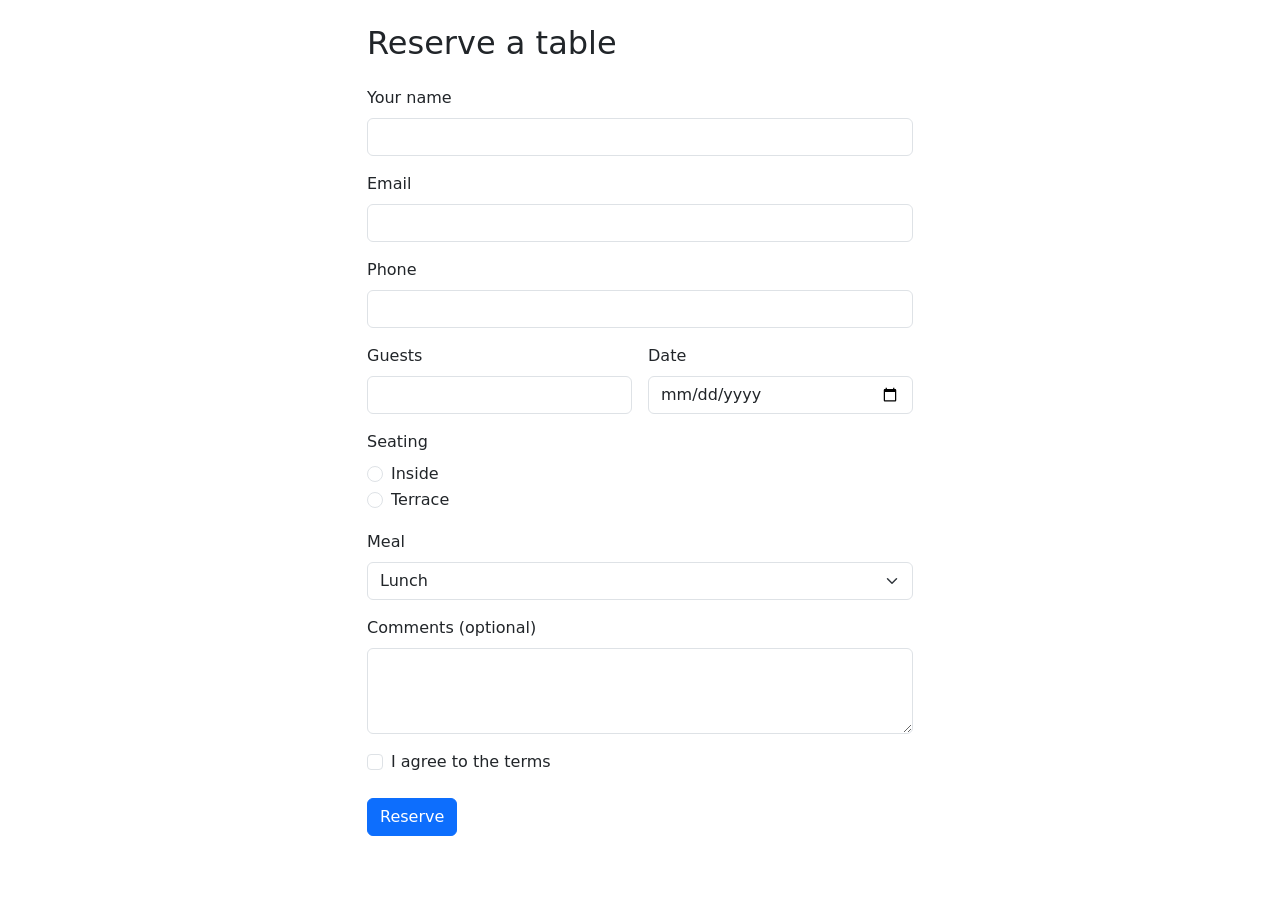
<file: task3/index.html>
<!DOCTYPE html>
<html lang="en">
<head>
  <meta charset="utf-8">
  <meta name="viewport" content="width=device-width, initial-scale=1">
  <title>Reserve a table</title>
  <link href="https://cdn.jsdelivr.net/npm/bootstrap@5.3.3/dist/css/bootstrap.min.css" rel="stylesheet">
</head>
<body>
  <main class="container py-4">
    <div class="row justify-content-center">
      <div class="col-12 col-md-8 col-lg-6">
        <h1 class="h2 mb-4">Reserve a table</h1>

        <form action="#" method="post">
          <div class="mb-3">
            <label for="fullName" class="form-label">Your name</label>
            <input type="text" class="form-control" id="fullName" name="name"
                   autocomplete="name" required>
          </div>

          <div class="mb-3">
            <label for="email" class="form-label">Email</label>
            <input type="email" class="form-control" id="email" name="email"
                   autocomplete="email" required>
          </div>

          <div class="mb-3">
            <label for="phone" class="form-label">Phone</label>
            <input type="tel" class="form-control" id="phone" name="phone"
                   autocomplete="tel" required>
          </div>

          <div class="row g-3 mb-3">
            <div class="col-12 col-sm-6">
              <label for="guests" class="form-label">Guests</label>
              <input type="number" class="form-control" id="guests" name="guests"
                     min="1" max="20" step="1" required>
            </div>
            <div class="col-12 col-sm-6">
              <label for="date" class="form-label">Date</label>
              <input type="date" class="form-control" id="date" name="date" required>
            </div>
          </div>

          <fieldset class="mb-3">
            <legend class="form-label fs-6">Seating</legend>
            <div class="form-check">
              <input class="form-check-input" type="radio" name="seating"
                     id="seatInside" value="inside" required>
              <label class="form-check-label" for="seatInside">Inside</label>
            </div>
            <div class="form-check">
              <input class="form-check-input" type="radio" name="seating"
                     id="seatTerrace" value="terrace">
              <label class="form-check-label" for="seatTerrace">Terrace</label>
            </div>
          </fieldset>

          <div class="mb-3">
            <label for="meal" class="form-label">Meal</label>
            <select class="form-select" id="meal" name="meal">
              <option value="lunch">Lunch</option>
              <option value="dinner">Dinner</option>
            </select>
          </div>

          <div class="mb-3">
            <label for="comments" class="form-label">Comments (optional)</label>
            <textarea class="form-control" id="comments" name="comments" rows="3"></textarea>
          </div>

          <div class="form-check mb-4">
            <input class="form-check-input" type="checkbox" id="terms" name="terms" required>
            <label class="form-check-label" for="terms">I agree to the terms</label>
          </div>

          <button type="submit" class="btn btn-primary">Reserve</button>
        </form>
      </div>
    </div>
  </main>
</body>
</html>
</file>
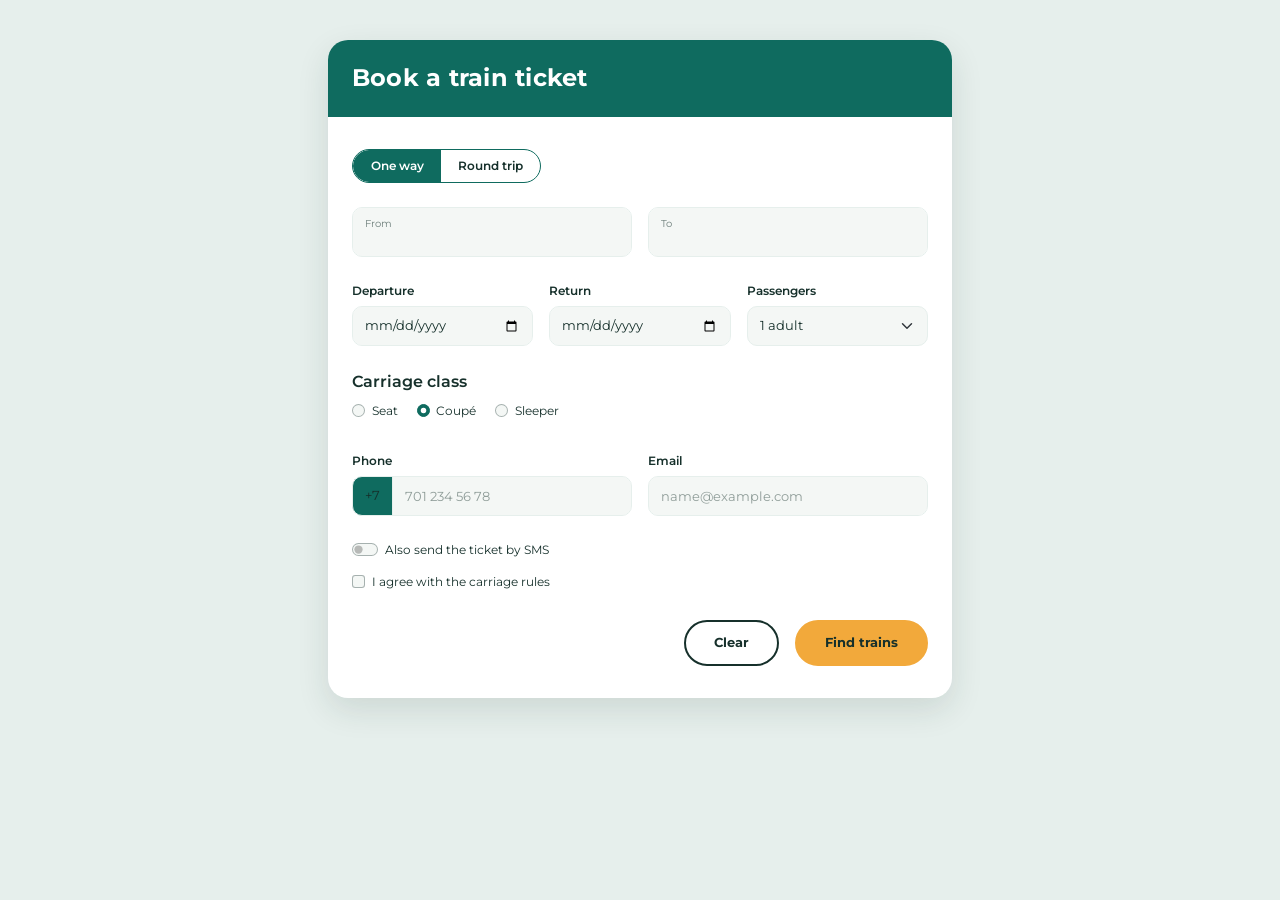
<file: task1/taks1.html>
<!DOCTYPE html>
<html lang="en">
<head>
  <meta charset="UTF-8">
  <meta name="viewport" content="width=device-width, initial-scale=1">
  <title>Book a train ticket</title>
  <link rel="preconnect" href="https://fonts.googleapis.com">
  <link rel="preconnect" href="https://fonts.gstatic.com" crossorigin>
  <link href="https://fonts.googleapis.com/css2?family=Montserrat:wght@400;500;600;700&display=swap" rel="stylesheet">
  <link href="https://cdn.jsdelivr.net/npm/bootstrap@5.3.3/dist/css/bootstrap.min.css" rel="stylesheet">
  <link href="style.css" rel="stylesheet">
</head>
<body>
  <main class="page d-flex justify-content-center align-items-start">
    <div class="container-fluid px-0">
      <div class="row justify-content-center g-0">
        <div class="col-12 col-md-10 col-lg-8 col-xl-6">

          <section class="ticket card">
            <header class="ticket-header card-header">
              <h1 class="ticket-title h4 mb-0">Book a train ticket</h1>
            </header>

            <form class="card-body ticket-body" action="#" method="get">

          
              <fieldset class="mb-4">
                <legend class="visually-hidden">Trip type</legend>
                <div class="btn-group trip-toggle" role="group" aria-label="Trip type">
                  <input type="radio" class="btn-check" name="trip" id="trip-oneway" value="oneway" checked>
                  <label class="btn btn-outline-trip" for="trip-oneway">One way</label>

                  <input type="radio" class="btn-check" name="trip" id="trip-round" value="round">
                  <label class="btn btn-outline-trip" for="trip-round">Round trip</label>
                </div>
              </fieldset>

              <div class="row g-3 mb-4">
                <!-- Floating labels -->
                <div class="col-12 col-md-6">
                  <div class="form-floating">
                    <input type="text" class="form-control" id="from" name="from" placeholder="" required>
                    <label for="from">From</label>
                  </div>
                </div>
                <div class="col-12 col-md-6">
                  <div class="form-floating">
                    <input type="text" class="form-control" id="to" name="to" placeholder="" required>
                    <label for="to">To</label>
                  </div>
                </div>
              </div>

              <div class="row g-3 mb-4">
           
                <div class="col-12 col-md-4">
                  <label for="departure" class="form-label">Departure</label>
                  <input type="date" class="form-control" id="departure" name="departure" required>
                </div>


                <div class="col-12 col-md-4">
                  <label for="return" class="form-label">Return</label>
                  <input type="date" class="form-control" id="return" name="return">
                </div>


                
                <div class="col-12 col-md-4">
                  <label for="passengers" class="form-label">Passengers</label>
                  <select class="form-select" id="passengers" name="passengers" required>
                    <option value="1" selected>1 adult</option>
                    <option value="2">2 adults</option>
                    <option value="3">3 adults</option>
                    <option value="4">4 adults</option>
                    <option value="5">5 adults</option>
                    <option value="6">6 adults</option>
                  </select>
                </div>
              </div>

           
              <fieldset class="mb-4">
                <legend class="form-label fs-6">Carriage class</legend>
                <div class="form-check form-check-inline">
                  <input class="form-check-input" type="radio" name="carriage" id="class-seat" value="seat" required>
                  <label class="form-check-label" for="class-seat">Seat</label>
                </div>
                <div class="form-check form-check-inline">
                  <input class="form-check-input" type="radio" name="carriage" id="class-coupe" value="coupe" checked required>
                  <label class="form-check-label" for="class-coupe">Coupé</label>
                </div>
                <div class="form-check form-check-inline">
                  <input class="form-check-input" type="radio" name="carriage" id="class-sleeper" value="sleeper" required>
                  <label class="form-check-label" for="class-sleeper">Sleeper</label>
                </div>
              </fieldset>

              <div class="row g-3 mb-4">
             
                <div class="col-12 col-md-6">
                  <label for="phone" class="form-label">Phone</label>
                  <div class="input-group has-validation">
                    <span class="input-group-text prefix" id="phone-prefix">+7</span>
                    <input type="tel" class="form-control" id="phone" name="phone" inputmode="tel"
                           placeholder="701 234 56 78" aria-describedby="phone-prefix"
                           pattern="[0-9 ]{10,13}" required>
                  </div>
                </div>
                <div class="col-12 col-md-6">
                  <label for="email" class="form-label">Email</label>
                  <input type="email" class="form-control" id="email" name="email" placeholder="name@example.com" required>
                </div>
              </div>

         
              <div class="form-check form-switch mb-2">
                <input class="form-check-input" type="checkbox" role="switch" id="sms" name="sms">
                <label class="form-check-label" for="sms">Also send the ticket by SMS</label>
              </div>
              <div class="form-check mb-4">
                <input class="form-check-input" type="checkbox" id="agree" name="agree" required>
                <label class="form-check-label" for="agree">I agree with the carriage rules</label>
              </div>

           
              <div class="actions d-flex flex-column-reverse flex-md-row justify-content-md-end gap-3">
                <button type="reset" class="btn btn-clear">Clear</button>
                <button type="submit" class="btn btn-find">Find trains</button>
              </div>
            </form>
          </section>

        </div>
      </div>
    </div>
  </main>
</body>
</html>
</file>
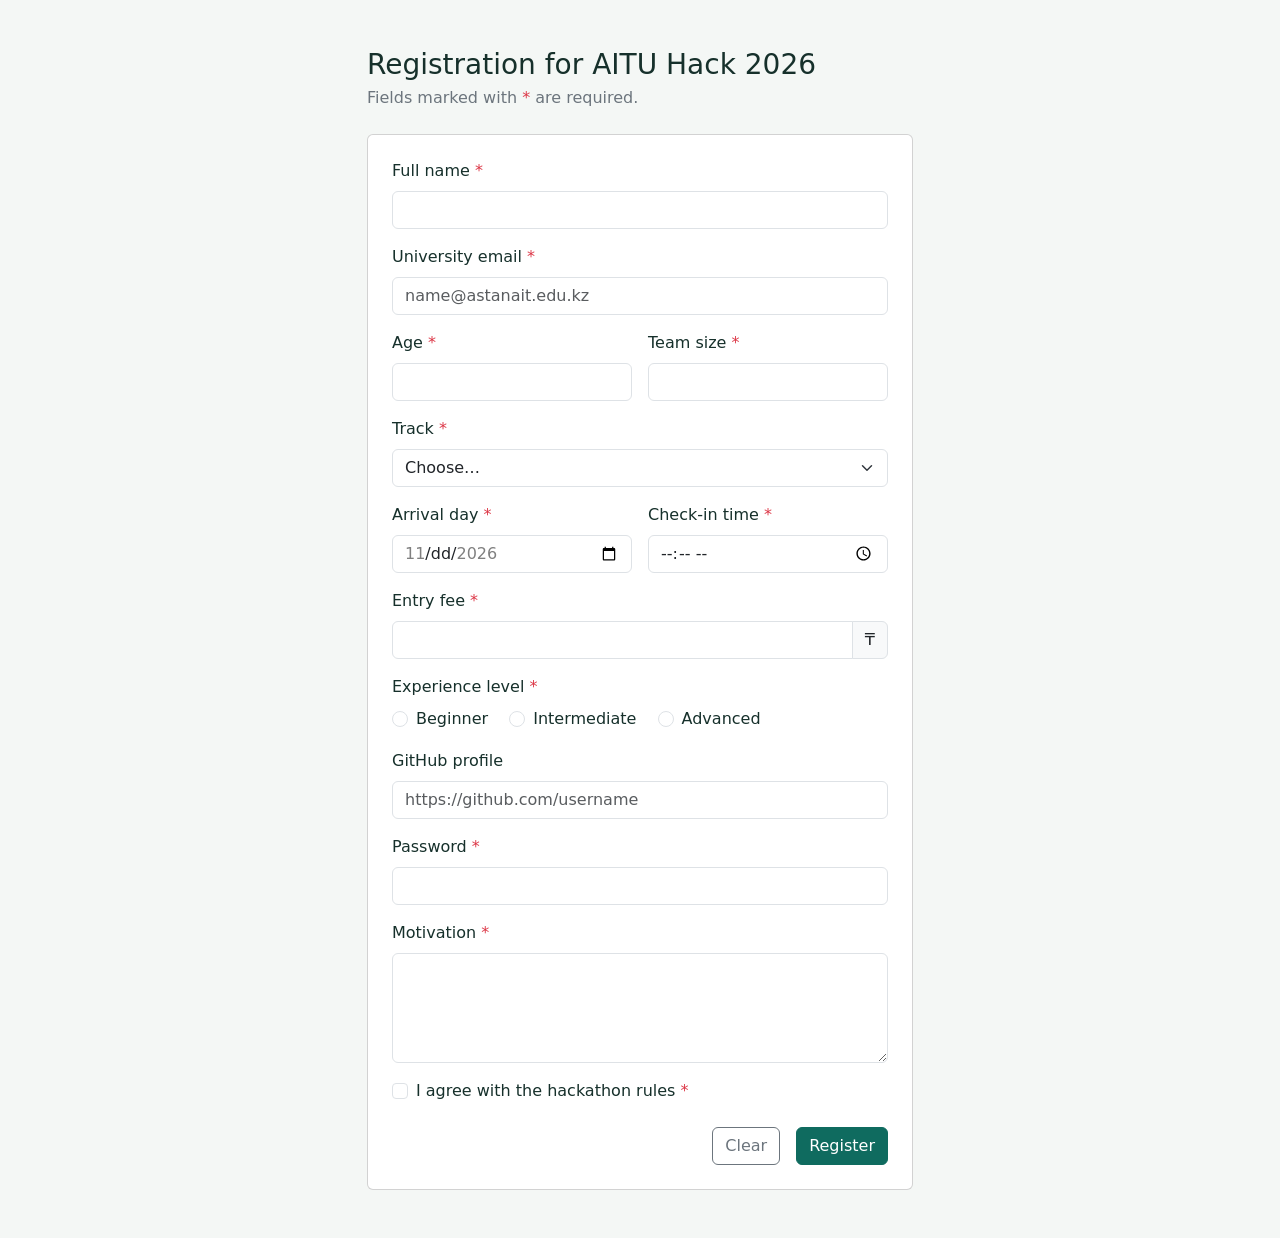
<file: task2/task2.html>
<!DOCTYPE html>
<html lang="en">
<head>
  <meta charset="UTF-8">
  <meta name="viewport" content="width=device-width, initial-scale=1">
  <title>Registration for AITU Hack 2026</title>
  <link href="https://cdn.jsdelivr.net/npm/bootstrap@5.3.3/dist/css/bootstrap.min.css" rel="stylesheet">
  <link href="style.css" rel="stylesheet">
</head>
<body>
  <main class="container py-4 py-md-5">
    <div class="row justify-content-center">
      
      <div class="col-12 col-md-10 col-lg-8 col-xl-6">

        <h1 class="h3 mb-1">Registration for AITU Hack 2026</h1>
        <p class="text-secondary mb-4">Fields marked with <span class="req">*</span> are required.</p>

        <form action="#" method="get" class="card card-body p-4">

         
          <div class="mb-3">
            <label for="fullname" class="form-label">Full name <span class="req">*</span></label>
            <input type="text" class="form-control" id="fullname" name="fullname"
                   minlength="2" maxlength="40" autocomplete="name" required>
            <div class="invalid-feedback">Enter 2 to 40 characters.</div>
          </div>

         
          <div class="mb-3">
            <label for="email" class="form-label">University email <span class="req">*</span></label>
            <input type="email" class="form-control" id="email" name="email"
                   placeholder="name@astanait.edu.kz" autocomplete="email" required>
            <div class="invalid-feedback">Enter a valid email address, for example a.fedenko@astanait.edu.kz.</div>
          </div>

          <div class="row g-3 mb-3">
          

            <div class="col-12 col-sm-6">
              <label for="age" class="form-label">Age <span class="req">*</span></label>
              <input type="number" class="form-control" id="age" name="age"
                     min="16" max="30" step="1" inputmode="numeric" required>
              <div class="invalid-feedback">Enter a whole number from 16 to 30.</div>
            </div>

         
            <div class="col-12 col-sm-6">
              <label for="team" class="form-label">Team size <span class="req">*</span></label>
              <input type="number" class="form-control" id="team" name="team"
                     min="1" max="4" step="1" inputmode="numeric" required>
              <div class="invalid-feedback">Enter a whole number from 1 to 4.</div>
            </div>
          </div>

       
          <div class="mb-3">
            <label for="track" class="form-label">Track <span class="req">*</span></label>
            <select class="form-select" id="track" name="track" required>
              <option value="" selected >Choose…</option>
              <option value="web">Web</option>
              <option value="mobile">Mobile</option>
              <option value="ai">AI</option>
              <option value="gamedev">GameDev</option>
            </select>
            <div class="invalid-feedback">Choose a track.</div>
          </div>

          <div class="row g-3 mb-3">
         
            <div class="col-12 col-sm-6">
              <label for="arrival" class="form-label">Arrival day <span class="req">*</span></label>
              <input type="date" class="form-control" id="arrival" name="arrival"
                     min="2026-11-20" max="2026-11-22" required>
              <div class="invalid-feedback">Choose a day from 20 to 22 November 2026.</div>
            </div>

           
            <div class="col-12 col-sm-6">
              <label for="checkin" class="form-label">Check-in time <span class="req">*</span></label>
              <input type="time" class="form-control" id="checkin" name="checkin"
                     min="09:00" max="18:00" step="1800" required>
              <div class="invalid-feedback">Choose a time from 09:00 to 18:00, every 30 minutes.</div>
            </div>
          </div>

        
          <div class="mb-3">
            <label for="fee" class="form-label">Entry fee <span class="req">*</span></label>
            <div class="input-group has-validation">
              <input type="number" class="form-control" id="fee" name="fee"
                     min="0" max="5000" step="500" inputmode="numeric" aria-describedby="fee-unit" required>
              <span class="input-group-text" id="fee-unit">₸</span>
              <div class="invalid-feedback">Enter an amount from 0 to 5000 in steps of 500.</div>
            </div>
          </div>

      
          <fieldset class="mb-3 radio-group">
            <legend class="form-label fs-6">Experience level <span class="req">*</span></legend>
            <div class="form-check form-check-inline">
              <input class="form-check-input" type="radio" name="level" id="level-beginner" value="beginner" required>
              <label class="form-check-label" for="level-beginner">Beginner</label>
            </div>
            <div class="form-check form-check-inline">
              <input class="form-check-input" type="radio" name="level" id="level-intermediate" value="intermediate" required>
              <label class="form-check-label" for="level-intermediate">Intermediate</label>
            </div>
            <div class="form-check form-check-inline">
              <input class="form-check-input" type="radio" name="level" id="level-advanced" value="advanced" required>
              <label class="form-check-label" for="level-advanced">Advanced</label>
            </div>
            <div class="invalid-feedback">Choose your experience level.</div>
          </fieldset>

       
          <div class="mb-3">
            <label for="github" class="form-label">GitHub profile</label>
            <input type="url" class="form-control" id="github" name="github"
                   placeholder="https://github.com/username" autocomplete="url">
            <div class="invalid-feedback">Enter a full link, starting with https://</div>
          </div>

        
          <div class="mb-3">
            <label for="password" class="form-label">Password <span class="req">*</span></label>
            <input type="password" class="form-control" id="password" name="password"
                   minlength="8" maxlength="20" autocomplete="new-password" required>
            <div class="invalid-feedback">Use 8 to 20 characters.</div>
          </div>

      
          <div class="mb-3">
            <label for="motivation" class="form-label">Motivation <span class="req">*</span></label>
            <textarea class="form-control" id="motivation" name="motivation" rows="4"
                      minlength="50" maxlength="300" required></textarea>
            <div class="invalid-feedback">Write 50 to 300 characters.</div>
          </div>

    
          <div class="form-check mb-4">
            <input class="form-check-input" type="checkbox" id="agree" name="agree" required>
            <label class="form-check-label" for="agree">I agree with the hackathon rules <span class="req">*</span></label>
            <div class="invalid-feedback">You need to agree with the rules.</div>
          </div>

          <div class="d-flex flex-column-reverse flex-sm-row justify-content-sm-end gap-3">
            <button type="reset" class="btn btn-outline-secondary">Clear</button>
            <button type="submit" class="btn btn-primary">Register</button>
          </div>
        </form>

      </div>
    </div>
  </main>
</body>
</html>
</file>
<file: task1/style.css>
:root {
  
  --green: #0F6B5F;
  --orange: #F2A93B;
  --ink: #16302B;
  --field: #F4F7F5;
  --line: #E6EFEC;
  --white: #fff;

  --radius-card: 1.25rem;
  --radius-field: 0.625rem;
  --radius-pill: 50rem;
  --shadow: 0 0.75rem 2rem rgba(22, 48, 43, 0.12);
  --field-h: 2.5rem;          

  --bs-body-font-family: "Montserrat", system-ui, -apple-system, "Segoe UI", sans-serif;
  --bs-body-color: var(--ink);
  --bs-body-font-size: 0.8125rem;
  --bs-primary: var(--green);
  --bs-primary-rgb: 15, 107, 95;
}

body {
  background: var(--line);
  color: var(--ink);
  font-family: var(--bs-body-font-family);
}

.page { min-height: 100vh; padding: 2.5rem 1rem; }


.ticket {
  border: 0;
  border-radius: var(--radius-card);
  background: var(--white);
  box-shadow: var(--shadow);
  overflow: hidden;
}

.ticket-header {
  background: var(--green);
  color: var(--white);
  border: 0;
  padding: 1.5rem;
}

.ticket-title { font-weight: 700; letter-spacing: 0.01em; }

.ticket-body { padding: 2rem 1.5rem; }

/* label and legends */
.form-label {
  font-weight: 600;
  font-size: 0.75rem;
  margin-bottom: 0.4rem;
}

fieldset legend { float: none; width: auto; padding: 0; }


.form-control,
.form-select,
.input-group-text {
  height: var(--field-h);
  background-color: var(--field);
  border: 1px solid var(--line);
  border-radius: var(--radius-field);
  color: var(--ink);
  font-size: 0.8125rem;
  box-shadow: none;
}

.form-control::placeholder { color: rgba(22, 48, 43, 0.45); }

.form-control:focus,
.form-select:focus {
  background-color: var(--white);
  border-color: var(--green);
  box-shadow: 0 0 0 0.2rem rgba(15, 107, 95, 0.2);
}


.form-floating > .form-control {
  height: 3.1rem;
  min-height: 3.1rem;
  padding: 1.35rem 0.75rem 0.3rem;
  line-height: 1.2;
}

.form-floating > label,
.form-floating > .form-control:focus ~ label,
.form-floating > .form-control:not(:placeholder-shown) ~ label {
  padding: 0.5rem 0.75rem 0;
  font-size: 0.65rem;
  color: rgba(22, 48, 43, 0.6);
  opacity: 1;
  transform: none;
}

.form-floating > label::after { display: none; }




.phone-group { flex-wrap: nowrap; align-items: stretch; }

.phone-group > .prefix {
  display: flex;
  align-items: center;
  margin: 0;
  padding: 0 0.9rem;
  background: var(--green);
  border-color: var(--green);
  color: var(--white);
  font-weight: 700;
  border-radius: var(--radius-field) 0 0 var(--radius-field);
}

.phone-group > .form-control {
  margin: 0;
  border-radius: 0 var(--radius-field) var(--radius-field) 0;
}



.trip-toggle {
  border: 1px solid var(--green);
  border-radius: var(--radius-pill);
  overflow: hidden;
  background: var(--white);
}

.btn-outline-trip {
  border: 0;
  border-radius: var(--radius-pill);
  color: var(--ink);
  font-weight: 600;
  font-size: 0.75rem;
  padding: 0.45rem 1.1rem;
}

.btn-check:checked + .btn-outline-trip { background: var(--green); color: var(--white); }

.btn-check:focus-visible + .btn-outline-trip {
  outline: 3px solid var(--orange);
  outline-offset: 2px;
}


.form-check-input {
  background-color: var(--field);
  border-color: rgba(22, 48, 43, 0.35);
}

.form-check-input:checked {
  background-color: var(--green);
  border-color: var(--green);
}

.form-check-input:focus {
  border-color: var(--green);
  box-shadow: 0 0 0 0.2rem rgba(15, 107, 95, 0.25);
}

.form-check-label { font-size: 0.75rem; }

/* ---------- Buttons ---------- */
.btn-find,
.btn-clear {
  border-radius: var(--radius-pill);
  font-weight: 700;
  font-size: 0.8125rem;
  padding: 0.7rem 1.75rem;
  transition: background-color 0.15s, color 0.15s, border-color 0.15s;
}

.btn-find {
  background: var(--orange);
  border: 2px solid var(--orange);
  color: var(--ink);
}

.btn-find:hover,
.btn-find:focus-visible { background: #e49a28; border-color: #e49a28; color: var(--ink); }

.btn-clear {
  background: var(--white);
  border: 2px solid var(--ink);
  color: var(--ink);
}

.btn-clear:hover,
.btn-clear:focus-visible { background: var(--ink); color: var(--white); }

.btn-find:focus-visible,
.btn-clear:focus-visible { outline: 3px solid var(--green); outline-offset: 2px; }



@media (max-width: 767.98px) {
  .page { padding: 1rem 0.75rem; }
  .ticket-header { padding: 1rem 1.1rem; }
  .ticket-title { font-size: 1rem; }
  .ticket-body { padding: 1.25rem 1.1rem; }
  .trip-toggle { display: flex; width: 100%; }
  .trip-toggle .btn { flex: 1 1 0; }
}





.prefix{

  border-top-left-radius: 10px;
  border-bottom-left-radius: 10px;
  border-top-right-radius: 0;
   border-bottom-right-radius: 0;

  background-color: #0F6B5F ;
}
  

.input-group.has-validation{
  border-radius: 10px;


}
</file>
<file: task2/style.css>
:root {
  --green: #0F6B5F;
  --danger: #dc3545;
  --bs-primary: var(--green);
  --bs-primary-rgb: 15, 107, 95;
}

body { background: #F4F7F5; color: #16302B; }

.req { color: var(--danger); }

.btn-primary {
  --bs-btn-bg: var(--green);
  --bs-btn-border-color: var(--green);
  --bs-btn-hover-bg: #0b574d;
  --bs-btn-hover-border-color: #0b574d;
  --bs-btn-active-bg: #0b574d;
  --bs-btn-active-border-color: #0b574d;
}

.form-control:focus,
.form-select:focus {
  border-color: var(--green);
  box-shadow: 0 0 0 0.2rem rgba(15, 107, 95, 0.2);
}

.form-check-input:checked {
  background-color: var(--green);
  border-color: var(--green);
}

fieldset legend { float: none; width: auto; padding: 0; }


.form-control:user-invalid,
.form-select:user-invalid {
  border-color: var(--danger);
}

.form-control:user-invalid:focus,
.form-select:user-invalid:focus {
  box-shadow: 0 0 0 0.2rem rgba(220, 53, 69, 0.25);
}

.form-check-input:user-invalid {
  border-color: var(--danger);
}

.form-check-input:user-invalid ~ .form-check-label {
  color: var(--danger);
}

input:user-invalid ~ .invalid-feedback,
select:user-invalid ~ .invalid-feedback,
textarea:user-invalid ~ .invalid-feedback {
  display: block;
}

/* Radio group: show the message when any radio is user-invalid */
.radio-group:has(input:user-invalid) > .invalid-feedback {
  display: block;
}
</file>
